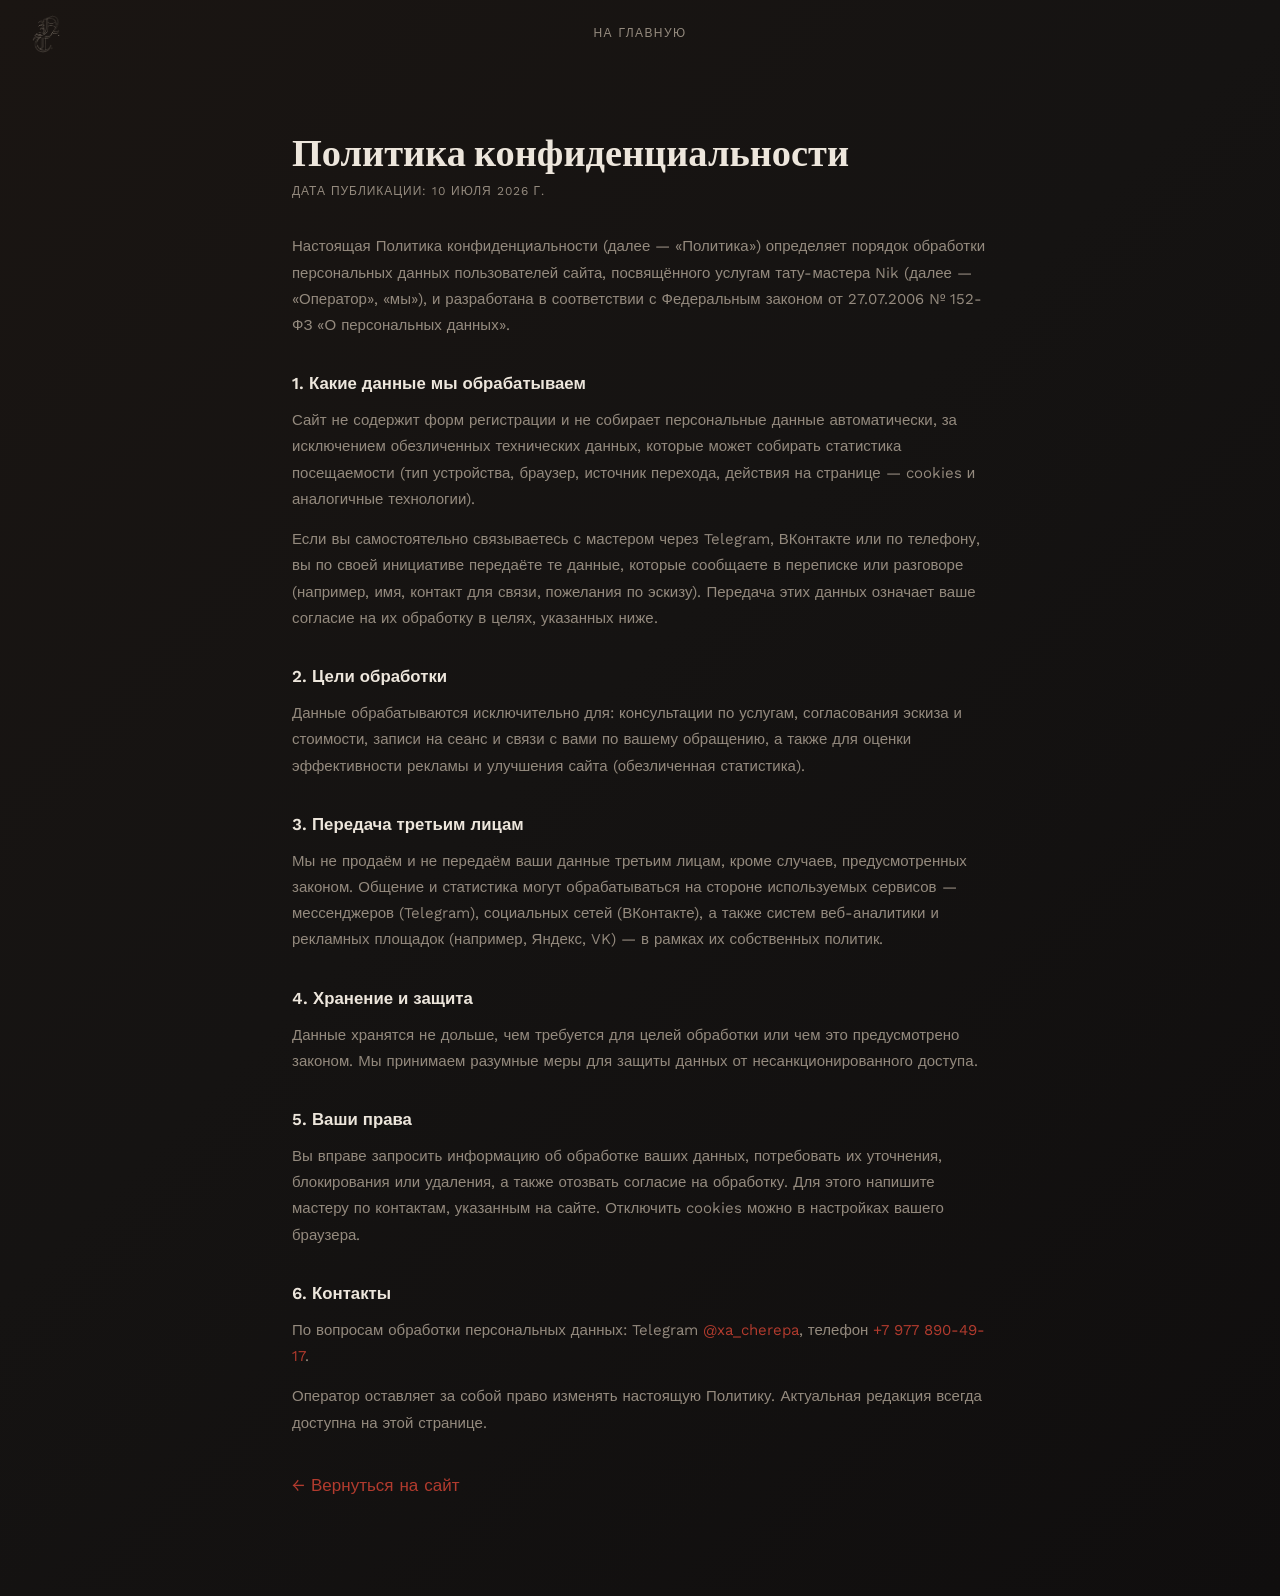
<file: privacy.html>
<!doctype html>
<html lang="ru">
<head>
<meta charset="UTF-8" />
<meta name="viewport" content="width=device-width, initial-scale=1.0" />

<!-- Yandex.Metrika counter -->
<script type="text/javascript">
    (function(m,e,t,r,i,k,a){
        m[i]=m[i]||function(){(m[i].a=m[i].a||[]).push(arguments)};
        m[i].l=1*new Date();
        for (var j = 0; j < document.scripts.length; j++) {if (document.scripts[j].src === r) { return; }}
        k=e.createElement(t),a=e.getElementsByTagName(t)[0],k.async=1,k.src=r,a.parentNode.insertBefore(k,a)
    })(window, document,'script','https://mc.yandex.ru/metrika/tag.js?id=110602935', 'ym');

    ym(110602935, 'init', {ssr:true, webvisor:true, clickmap:true, ecommerce:"dataLayer", referrer: document.referrer, url: location.href, accurateTrackBounce:true, trackLinks:true});
</script>
<noscript><div><img src="https://mc.yandex.ru/watch/110602935" style="position:absolute; left:-9999px;" alt="" /></div></noscript>
<!-- /Yandex.Metrika counter -->

<title>Политика конфиденциальности — Никита тату</title>
<meta name="robots" content="noindex" />
<link rel="stylesheet" href="style.css?v=17" />
</head>
<body>

<nav class="nav">
  <a href="index.html" class="nav__brand"><img src="assets/brand/logo.png" alt="Nik" /></a>
  <div class="nav__group">
    <a href="index.html" class="nav__link"><span>На главную</span></a>
  </div>
</nav>

<main class="legal wrap">
  <h1 class="legal__title">Политика конфиденциальности</h1>
  <p class="legal__meta">Дата публикации: 10 июля 2026 г.</p>

  <p class="legal__p">
    Настоящая Политика конфиденциальности (далее — «Политика») определяет порядок
    обработки персональных данных пользователей сайта, посвящённого услугам
    тату-мастера Nik (далее — «Оператор», «мы»), и разработана в соответствии
    с Федеральным законом от 27.07.2006 № 152-ФЗ «О персональных данных».
  </p>

  <h2 class="legal__h">1. Какие данные мы обрабатываем</h2>
  <p class="legal__p">
    Сайт не содержит форм регистрации и не собирает персональные данные
    автоматически, за исключением обезличенных технических данных, которые
    может собирать статистика посещаемости (тип устройства, браузер, источник
    перехода, действия на странице — cookies и аналогичные технологии).
  </p>
  <p class="legal__p">
    Если вы самостоятельно связываетесь с мастером через Telegram, ВКонтакте
    или по телефону, вы по своей инициативе передаёте те данные, которые
    сообщаете в переписке или разговоре (например, имя, контакт для связи,
    пожелания по эскизу). Передача этих данных означает ваше согласие на их
    обработку в целях, указанных ниже.
  </p>

  <h2 class="legal__h">2. Цели обработки</h2>
  <p class="legal__p">
    Данные обрабатываются исключительно для: консультации по услугам,
    согласования эскиза и стоимости, записи на сеанс и связи с вами по вашему
    обращению, а также для оценки эффективности рекламы и улучшения сайта
    (обезличенная статистика).
  </p>

  <h2 class="legal__h">3. Передача третьим лицам</h2>
  <p class="legal__p">
    Мы не продаём и не передаём ваши данные третьим лицам, кроме случаев,
    предусмотренных законом. Общение и статистика могут обрабатываться на
    стороне используемых сервисов — мессенджеров (Telegram), социальных сетей
    (ВКонтакте), а также систем веб-аналитики и рекламных площадок
    (например, Яндекс, VK) — в рамках их собственных политик.
  </p>

  <h2 class="legal__h">4. Хранение и защита</h2>
  <p class="legal__p">
    Данные хранятся не дольше, чем требуется для целей обработки или чем это
    предусмотрено законом. Мы принимаем разумные меры для защиты данных от
    несанкционированного доступа.
  </p>

  <h2 class="legal__h">5. Ваши права</h2>
  <p class="legal__p">
    Вы вправе запросить информацию об обработке ваших данных, потребовать их
    уточнения, блокирования или удаления, а также отозвать согласие на
    обработку. Для этого напишите мастеру по контактам, указанным на сайте.
    Отключить cookies можно в настройках вашего браузера.
  </p>

  <h2 class="legal__h">6. Контакты</h2>
  <p class="legal__p">
    По вопросам обработки персональных данных: Telegram
    <a class="legal__a" href="https://t.me/xa_cherepa" target="_blank" rel="noopener">@xa_cherepa</a>,
    телефон <a class="legal__a" href="tel:+79778904917">+7 977 890-49-17</a>.
  </p>
  <p class="legal__p">
    Оператор оставляет за собой право изменять настоящую Политику. Актуальная
    редакция всегда доступна на этой странице.
  </p>

  <p class="legal__back"><a class="legal__a" href="index.html">← Вернуться на сайт</a></p>
</main>

</body>
</html>
</file>
<file: style.css>
@import url('https://fonts.googleapis.com/css2?family=Fraunces:ital,opsz,wght@0,9..144,400;0,9..144,600;1,9..144,500&family=Work+Sans:wght@400;500;600&display=swap');

:root {
  --bg: #151312;
  --surface: #1e1b19;
  --surface-2: #262220;
  --ink: #ede6dc;
  --muted: #948a7e;
  --accent: #8a2a22;
  --accent-bright: #b23b2e;
  --hairline: rgba(237, 230, 220, 0.12);

  --display: 'Fraunces', serif;
  --body: 'Work Sans', sans-serif;

  --measure: 62ch;

  /* Height of each background ribbon row, as a fraction of the viewport.
     23.4vh == 210px on an iPhone 11 (896px tall) — the reference look.
     Proportional to viewport height so the rows keep the same spacing
     and NEVER overlap, on any screen (short phones, landscape, etc.). */
  --ribbon-h: 23.4vh;
}

* {
  box-sizing: border-box;
}

html {
  scroll-behavior: smooth;
  background: var(--bg);
}

@media (prefers-reduced-motion: reduce) {
  html {
    scroll-behavior: auto;
  }
  * {
    animation-duration: 0.001ms !important;
    animation-iteration-count: 1 !important;
    transition-duration: 0.001ms !important;
  }
}

body {
  margin: 0;
  background: linear-gradient(135deg, #1a1512 0%, #151312 45%, #100e0e 100%);
  color: var(--ink);
  font-family: var(--body);
  font-size: 17px;
  line-height: 1.6;
  -webkit-font-smoothing: antialiased;
}

.bg-fx {
  position: fixed;
  inset: 0;
  z-index: 0;
  overflow: hidden;
  pointer-events: none;
}

.bg-fx::before {
  content: '';
  position: absolute;
  inset: -10%;
  background:
    radial-gradient(ellipse 55% 45% at 12% 18%, rgba(138, 42, 34, 0.16), transparent 60%),
    radial-gradient(ellipse 45% 40% at 88% 78%, rgba(104, 96, 128, 0.12), transparent 62%),
    radial-gradient(ellipse 40% 35% at 80% 10%, rgba(178, 59, 46, 0.08), transparent 60%);
  filter: blur(60px);
}

.bg-fx::after {
  content: '';
  position: absolute;
  inset: 0;
  opacity: 0.05;
  mix-blend-mode: overlay;
  background-image: url("data:image/svg+xml,%3Csvg xmlns='http://www.w3.org/2000/svg' width='160' height='160'%3E%3Cfilter id='n'%3E%3CfeTurbulence type='fractalNoise' baseFrequency='0.9' numOctaves='2' stitchTiles='stitch'/%3E%3C/filter%3E%3Crect width='100%25' height='100%25' filter='url(%23n)'/%3E%3C/svg%3E");
}

#starCanvas {
  position: absolute;
  inset: 0;
  width: 100%;
  height: 100%;
  transition: transform 0.4s ease-out;
  will-change: transform;
}

.nav,
.hero,
main {
  position: relative;
  z-index: 1;
}

/* ---------- Background ribbons ---------- */

.ribbons {
  position: fixed;
  inset: 0;
  z-index: 0;
  overflow: hidden;
  pointer-events: none;
  opacity: 0.1;
  transition: opacity 0.15s linear;
  will-change: opacity;
}

.ribbons__row {
  position: absolute;
  left: 0;
  width: 100%;
  height: var(--ribbon-h);
  overflow: hidden;
  filter: grayscale(0.4) contrast(1.05);
}

.ribbons__row--1 {
  top: 12%;
}
.ribbons__row--2 {
  top: 44%;
}
.ribbons__row--3 {
  top: 76%;
}

.ribbons__track {
  display: flex;
  gap: 14px;
  width: max-content;
  height: 100%;
  will-change: transform;
  transform: translateZ(0);
}

.ribbons__row--1 .ribbons__track {
  animation: ribbon-left 50s linear infinite;
}
.ribbons__row--2 .ribbons__track {
  animation: ribbon-right 62s linear infinite;
}
.ribbons__row--3 .ribbons__track {
  animation: ribbon-left 74s linear infinite;
}

.ribbons__track img {
  height: 100%;
  width: auto;
  aspect-ratio: 4 / 3;
  object-fit: cover;
  border-radius: 3px;
}

@keyframes ribbon-left {
  from {
    transform: translateX(0);
  }
  to {
    transform: translateX(-50%);
  }
}

@keyframes ribbon-right {
  from {
    transform: translateX(-50%);
  }
  to {
    transform: translateX(0);
  }
}

@media (prefers-reduced-motion: reduce) {
  .ribbons__track {
    animation: none !important;
  }
}

a {
  color: inherit;
}

img {
  max-width: 100%;
  display: block;
}

.wrap {
  max-width: 1180px;
  margin-left: auto;
  margin-right: auto;
  padding-left: 32px;
  padding-right: 32px;
}

/* ---------- Nav ---------- */

.nav {
  position: fixed;
  top: 0;
  left: 0;
  right: 0;
  z-index: 50;
  display: flex;
  align-items: center;
  justify-content: space-between;
  padding: 14px 32px;
  font-family: var(--body);
  font-size: 12px;
  letter-spacing: 0.12em;
  text-transform: uppercase;
}

.nav__brand {
  display: flex;
  align-items: center;
}

@media (min-width: 701px) {
  /* Desktop only: links stay centered like before, logo floats independently in the corner */
  .nav {
    justify-content: center;
  }
  .nav__brand {
    position: absolute;
    left: 32px;
    top: 50%;
    transform: translateY(-50%);
  }
  .nav__brand img {
    height: 46px;
  }
}

.nav__brand img {
  height: 38px;
  width: auto;
  display: block;
}

.nav__group {
  display: flex;
  align-items: center;
  gap: 44px;
}

.nav__link {
  position: relative;
  display: inline-flex;
  align-items: center;
  padding: 10px 18px;
  border-radius: 999px;
  color: var(--muted);
  text-decoration: none;
  overflow: hidden;
  transition: color 0.25s ease;
}

.nav__link span {
  position: relative;
  z-index: 1;
}

.nav__link::before {
  content: '';
  position: absolute;
  inset: 0;
  border-radius: inherit;
  background: radial-gradient(circle at 50% 50%, rgba(237, 230, 220, 0.16), transparent 72%);
  opacity: 0;
  transform: scale(0.85);
  transition: opacity 0.3s ease, transform 0.3s ease;
}

.nav__link:hover,
.nav__link:focus-visible {
  color: var(--ink);
}

.nav__link:hover::before,
.nav__link:focus-visible::before {
  opacity: 1;
  transform: scale(1);
}

.nav__cta {
  position: relative;
  display: inline-flex;
  align-items: center;
  padding: 10px 22px;
  border-radius: 999px;
  background: var(--accent);
  color: var(--ink);
  text-decoration: none;
  transition: background 0.25s ease;
}

@media (max-width: 700px) {
  .nav {
    padding: 12px 14px;
    font-size: 10px;
    letter-spacing: 0.06em;
  }
  .nav__brand img {
    height: 28px;
  }
  .nav__group {
    gap: 6px;
    flex-wrap: wrap;
    row-gap: 6px;
  }
  .nav__link {
    padding: 7px 10px;
  }
  .nav__cta {
    padding: 7px 12px;
  }
  .hero {
    padding-top: 150px;
  }
  /* hero__content position is now unified for all devices (absolute,
     anchored to ribbon row 2 center) — no mobile-specific override needed. */
}

.nav__cta:hover,
.nav__cta:focus-visible {
  background: var(--accent-bright);
}

/* ---------- Hero ---------- */

.hero {
  position: relative;
  /* 100vh (layout viewport) matches the .ribbons container, which is
     position:fixed; inset:0. Using the SAME height reference is what lets
     the logo line up with the middle ribbon row on every device. */
  min-height: 100vh;
  text-align: center;
  overflow: hidden;
  padding: 120px 24px 80px;
}

.hero__content {
  /* Anchored to the vertical center of ribbon row 2 (which sits at
     top:44% with height:210px, so its center is 44% + 105px). Same
     reference + same math as the ribbons => they align on ALL devices,
     regardless of screen height. No per-device vh tuning needed. */
  position: absolute;
  left: 0;
  right: 0;
  /* Center of ribbon row 2 = its top (44%) + half its height.
     +12px compensates for the subtitle below the logo so the LOGO
     itself lands on the row center. Uses the same --ribbon-h variable
     as the rows, so it stays aligned at any viewport height. */
  top: calc(44% + (var(--ribbon-h) / 2) + 12px);
  transform: translateY(-50%);
  z-index: 1;
  display: flex;
  flex-direction: column;
  align-items: center;
  gap: 4px;
}

.hero__logo {
  width: clamp(110px, 16vw, 170px);
  height: auto;
  margin: 0;
  filter: drop-shadow(0 0 20px rgba(148, 138, 126, 0.4));
  opacity: 0;
  animation: logoIn 1.4s ease forwards 0.2s;
}

@media (prefers-reduced-motion: reduce) {
  .hero__logo {
    animation: none;
    opacity: 1;
  }
}

@keyframes logoIn {
  from {
    opacity: 0;
    transform: translateY(8px) scale(0.98);
  }
  to {
    opacity: 1;
    transform: translateY(0) scale(1);
  }
}

.hero__sub {
  font-family: var(--body);
  font-size: 13px;
  letter-spacing: 0.4em;
  text-transform: uppercase;
  color: var(--muted);
  margin: 0;
}


/* ---------- Section shell ---------- */

section {
  padding: 56px 0;
}

.section__eyebrow {
  font-family: var(--body);
  font-size: 12px;
  letter-spacing: 0.28em;
  text-transform: uppercase;
  color: var(--muted);
  margin: 0 0 44px;
}

.section__heading {
  font-family: var(--display);
  font-weight: 600;
  font-size: clamp(1.8rem, 3.4vw, 2.6rem);
  line-height: 1.15;
  text-wrap: balance;
  margin: 0 0 28px;
}

/* ---------- About ---------- */

.about__grid {
  display: grid;
  grid-template-columns: minmax(240px, 360px) 1fr;
  gap: 56px;
  align-items: center;
}

.about__media {
  aspect-ratio: 1 / 1;
  overflow: hidden;
  background: var(--surface);
  box-shadow: 0 30px 80px rgba(0, 0, 0, 0.5);
}

.about__media img {
  width: 100%;
  height: 100%;
  object-fit: cover;
  filter: grayscale(0.2) contrast(1.05);
}

.about__prose {
  font-family: var(--display);
  font-style: italic;
  font-weight: 400;
  font-size: 1.05rem;
  line-height: 1.75;
  color: var(--muted);
  max-width: var(--measure);
  margin: 0 0 20px;
}

.about__prose:last-child {
  margin-bottom: 0;
}

@media (max-width: 760px) {
  .about__grid {
    grid-template-columns: 1fr;
    gap: 28px;
  }
  .about__media {
    max-width: 320px;
    margin: 0 auto;
  }
}

/* ---------- Gallery ---------- */

.carousel {
  overflow-x: auto;
  overflow-y: hidden;
  cursor: grab;
  scrollbar-width: none;
  -ms-overflow-style: none;
  touch-action: pan-y;
  /* Full-bleed breakout: .wrap is centered with a max-width, so a plain
     negative margin only cancels its padding, not its own side gutters
     on wide screens. width:100vw + this margin makes the carousel span
     the true viewport edge to edge regardless of the parent. */
  width: 100vw;
  margin-left: calc(50% - 50vw);
  margin-right: calc(50% - 50vw);
}

.carousel::-webkit-scrollbar {
  display: none;
}

.carousel + .carousel {
  margin-top: 14px;
}

.carousel:active {
  cursor: grabbing;
}

.carousel__track {
  display: flex;
  gap: 14px;
  width: max-content;
}

.gallery__item {
  position: relative;
  flex: 0 0 auto;
  width: 260px;
  height: 330px;
  overflow: hidden;
  background: var(--surface);
  cursor: zoom-in;
  border: 0;
  padding: 0;
  margin: 0;
  font: inherit;
  text-align: left;
  -webkit-user-drag: none;
}

.gallery__item:focus-visible {
  outline: 2px solid var(--accent-bright);
  outline-offset: -2px;
}

.nav a:focus-visible,
.button:focus-visible {
  outline: 2px solid var(--accent-bright);
  outline-offset: 3px;
}

@media (max-width: 640px) {
  .gallery__item {
    width: 190px;
    height: 240px;
  }
  .gallery__caption {
    backdrop-filter: none;
    -webkit-backdrop-filter: none;
    background: linear-gradient(to top, rgba(10, 9, 8, 0.92), transparent);
  }
}

.gallery__item img {
  -webkit-user-drag: none;
  pointer-events: none;
  width: 100%;
  height: 100%;
  object-fit: cover;
  filter: grayscale(0.15) contrast(1.05);
  transition: transform 0.6s cubic-bezier(0.16, 1, 0.3, 1), filter 0.6s ease;
}

.gallery__item:hover img,
.gallery__item:focus-visible img {
  transform: scale(1.06);
  filter: grayscale(0) contrast(1.05);
}

.gallery__caption {
  position: absolute;
  inset: auto 0 0 0;
  padding: 14px 16px;
  background: linear-gradient(to top, rgba(10, 9, 8, 0.75), transparent);
  backdrop-filter: blur(6px);
  -webkit-backdrop-filter: blur(6px);
  font-family: var(--body);
  font-size: 12px;
  letter-spacing: 0.06em;
  color: var(--ink);
  opacity: 0;
  transform: translateY(6px);
  transition: opacity 0.35s ease, transform 0.35s ease;
}

.gallery__item:hover .gallery__caption,
.gallery__item:focus-visible .gallery__caption {
  opacity: 1;
  transform: translateY(0);
}

.gallery__caption span {
  display: block;
  color: var(--muted);
  font-size: 11px;
  margin-top: 2px;
}

/* ---------- Lightbox ---------- */

.lightbox {
  position: fixed;
  inset: 0;
  z-index: 100;
  display: none;
  align-items: center;
  justify-content: center;
  background: rgba(10, 9, 8, 0.92);
  padding: 40px;
}

.lightbox.is-open {
  display: flex;
}

.lightbox img {
  max-width: min(90vw, 900px);
  max-height: 84vh;
  width: auto;
  box-shadow: 0 30px 80px rgba(0, 0, 0, 0.6);
}

.lightbox__caption {
  position: absolute;
  bottom: 40px;
  left: 50%;
  transform: translateX(-50%);
  font-family: var(--display);
  font-style: italic;
  color: var(--muted);
  text-align: center;
}

.lightbox__close {
  position: absolute;
  top: 28px;
  right: 32px;
  background: none;
  border: 0;
  color: var(--ink);
  font-family: var(--body);
  font-size: 13px;
  letter-spacing: 0.14em;
  text-transform: uppercase;
  cursor: pointer;
  padding: 10px;
}

.lightbox__close:hover,
.lightbox__close:focus-visible {
  color: var(--accent-bright);
}

/* ---------- Mid-page CTA ---------- */

.mid-cta__text {
  font-family: var(--display);
  font-style: italic;
  font-size: 1.1rem;
  color: var(--ink);
  max-width: 40ch;
  margin: 0 auto 28px;
}

.mid-cta__text--big {
  font-family: var(--body);
  font-style: normal;
  font-size: clamp(1rem, 1.8vw, 1.2rem);
  font-weight: 600;
  max-width: none;
  white-space: nowrap;
}

/* ---------- FAQ ---------- */

.faq__list {
  border-top: 1px solid var(--hairline);
}

.faq__item {
  border-bottom: 1px solid var(--hairline);
  padding: 22px 0;
}

.faq__item summary {
  display: flex;
  align-items: center;
  justify-content: space-between;
  gap: 16px;
  cursor: pointer;
  list-style: none;
  font-family: var(--body);
  font-weight: 500;
  font-size: 14px;
  letter-spacing: 0.04em;
  color: var(--ink);
}

.faq__item summary::-webkit-details-marker {
  display: none;
}

.faq__item summary::after {
  content: '+';
  flex: 0 0 auto;
  font-family: var(--display);
  font-size: 1.2rem;
  color: var(--muted);
  transition: transform 0.25s ease;
}

.faq__item[open] summary::after {
  transform: rotate(45deg);
}

.faq__item summary:hover,
.faq__item summary:focus-visible {
  color: var(--ink);
}

.faq__item p {
  font-family: var(--display);
  font-style: italic;
  font-size: 14px;
  color: var(--muted);
  max-width: var(--measure);
  margin: 16px 0 0;
}

/* ---------- Contact ---------- */

.contact {
  text-align: center;
}

.contact--tight {
  padding-top: 20px;
}

.button {
  display: inline-flex;
  align-items: center;
  gap: 10px;
  padding: 17px 36px;
  background: var(--accent);
  color: var(--ink);
  text-decoration: none;
  font-family: var(--body);
  font-size: 14px;
  letter-spacing: 0.06em;
  border: none;
  border-radius: 999px;
  box-shadow: 0 10px 30px rgba(138, 42, 34, 0.35);
  transition: background 0.25s ease, box-shadow 0.25s ease, transform 0.2s ease;
}

.button:hover,
.button:focus-visible {
  background: var(--accent-bright);
  box-shadow: 0 12px 36px rgba(178, 59, 46, 0.45);
  transform: translateY(-2px);
}

.button:active {
  transform: translateY(0);
  box-shadow: 0 6px 18px rgba(138, 42, 34, 0.35);
}

.contact__icons {
  display: flex;
  justify-content: center;
  gap: 16px;
  margin-top: 28px;
}

.contact__icons a {
  display: flex;
  align-items: center;
  justify-content: center;
  width: 44px;
  height: 44px;
  border-radius: 50%;
  border: 1px solid var(--hairline);
  color: var(--muted);
  text-decoration: none;
  transition: color 0.2s ease, border-color 0.2s ease, transform 0.2s ease;
}

.contact__icons a:hover,
.contact__icons a:focus-visible {
  color: var(--ink);
  border-color: var(--accent-bright);
  transform: translateY(-2px);
}

.contact__icons svg {
  width: 18px;
  height: 18px;
}

.contact__vk {
  font-family: var(--body);
  font-weight: 600;
  font-size: 13px;
  letter-spacing: 0.02em;
}

/* ---------- Footer ---------- */

.footer {
  position: relative;
  z-index: 1;
  display: flex;
  flex-wrap: wrap;
  align-items: center;
  justify-content: center;
  gap: 8px 22px;
  padding: 40px 32px 48px;
  border-top: 1px solid var(--hairline);
  font-family: var(--body);
  font-size: 12px;
  letter-spacing: 0.06em;
  color: var(--muted);
  text-align: center;
}

.footer__copy {
  margin: 0;
}

.footer__link {
  color: var(--muted);
  text-decoration: none;
  transition: color 0.25s ease;
}

.footer__link:hover,
.footer__link:focus-visible {
  color: var(--ink);
}

/* ---------- Legal page ---------- */

.legal {
  position: relative;
  z-index: 1;
  max-width: 760px;
  padding-top: 130px;
  padding-bottom: 80px;
}

.legal__title {
  font-family: var(--display);
  font-weight: 600;
  font-size: clamp(1.7rem, 3.4vw, 2.4rem);
  line-height: 1.15;
  margin: 0 0 8px;
}

.legal__meta {
  font-family: var(--body);
  font-size: 12px;
  letter-spacing: 0.08em;
  text-transform: uppercase;
  color: var(--muted);
  margin: 0 0 32px;
}

.legal__h {
  font-family: var(--body);
  font-weight: 600;
  font-size: 1.05rem;
  color: var(--ink);
  margin: 32px 0 10px;
}

.legal__p {
  font-family: var(--body);
  font-size: 15px;
  line-height: 1.75;
  color: var(--muted);
  margin: 0 0 14px;
}

.legal__a {
  color: var(--accent-bright);
  text-decoration: none;
}

.legal__a:hover,
.legal__a:focus-visible {
  text-decoration: underline;
}

.legal__back {
  margin-top: 36px;
}
</file>
